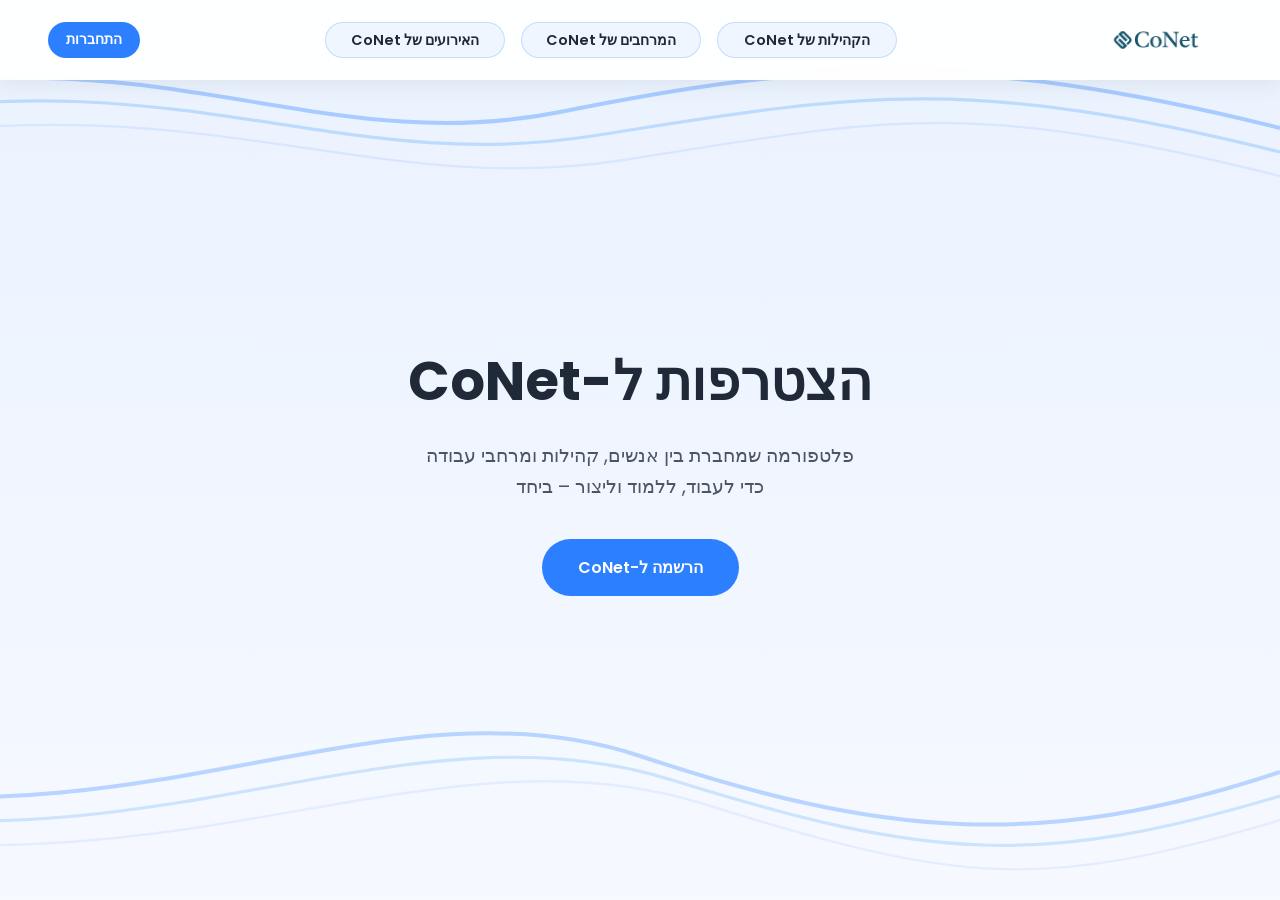
<file: index.html>
<!DOCTYPE html>
<html lang="he" dir="rtl">
<head>
  <meta charset="UTF-8" />
  <meta name="viewport" content="width=device-width, initial-scale=1.0" />
  <title>CoNet – חיבור בין אנשים, קהילות ומרחבים</title>

  <!-- Font -->
  <link href="https://fonts.googleapis.com/css2?family=Poppins:wght@400;600;700&display=swap" rel="stylesheet">

  <!-- Navbar design -->
  <link rel="stylesheet" href="auth.css">
  <link rel="stylesheet" href="auth_mobile.css?v=999">

  <!-- Landing ONLY -->
  <link rel="stylesheet" href="landing.css">
</head>

<body class="landing-body">

  <!-- TOP NAVBAR -->
  <header class="conet-navbar">
    <div class="conet-navbar-inner">

      <div class="conet-logo">
        <img src="conetnew_logo.jpg" alt="CoNet">
      </div>
    
      <nav class="conet-nav-links">
        <a href="communities.html">הקהילות של CoNet</a>
        <a href="search.html">המרחבים של CoNet</a>
        <a href="events.html">האירועים של CoNet</a>
      </nav>

      <div class="conet-user">
        <button onclick="window.location.href='login.html'">
          התחברות
        </button>
      </div>

    </div>
  </header>

  <!-- HERO -->
  <main class="landing-wrapper">
    <div class="hero-content">
      <h1>הצטרפות ל-CoNet</h1>
    
      <p>
        פלטפורמה שמחברת בין אנשים, קהילות ומרחבי עבודה<br>
        כדי לעבוד, ללמוד וליצור – ביחד
      </p>
    
      <button class="hero-cta" onclick="window.location.href='signup.html'">
        הרשמה ל-CoNet
      </button>
    </div>
  </main>

</body>
</html>
</file>
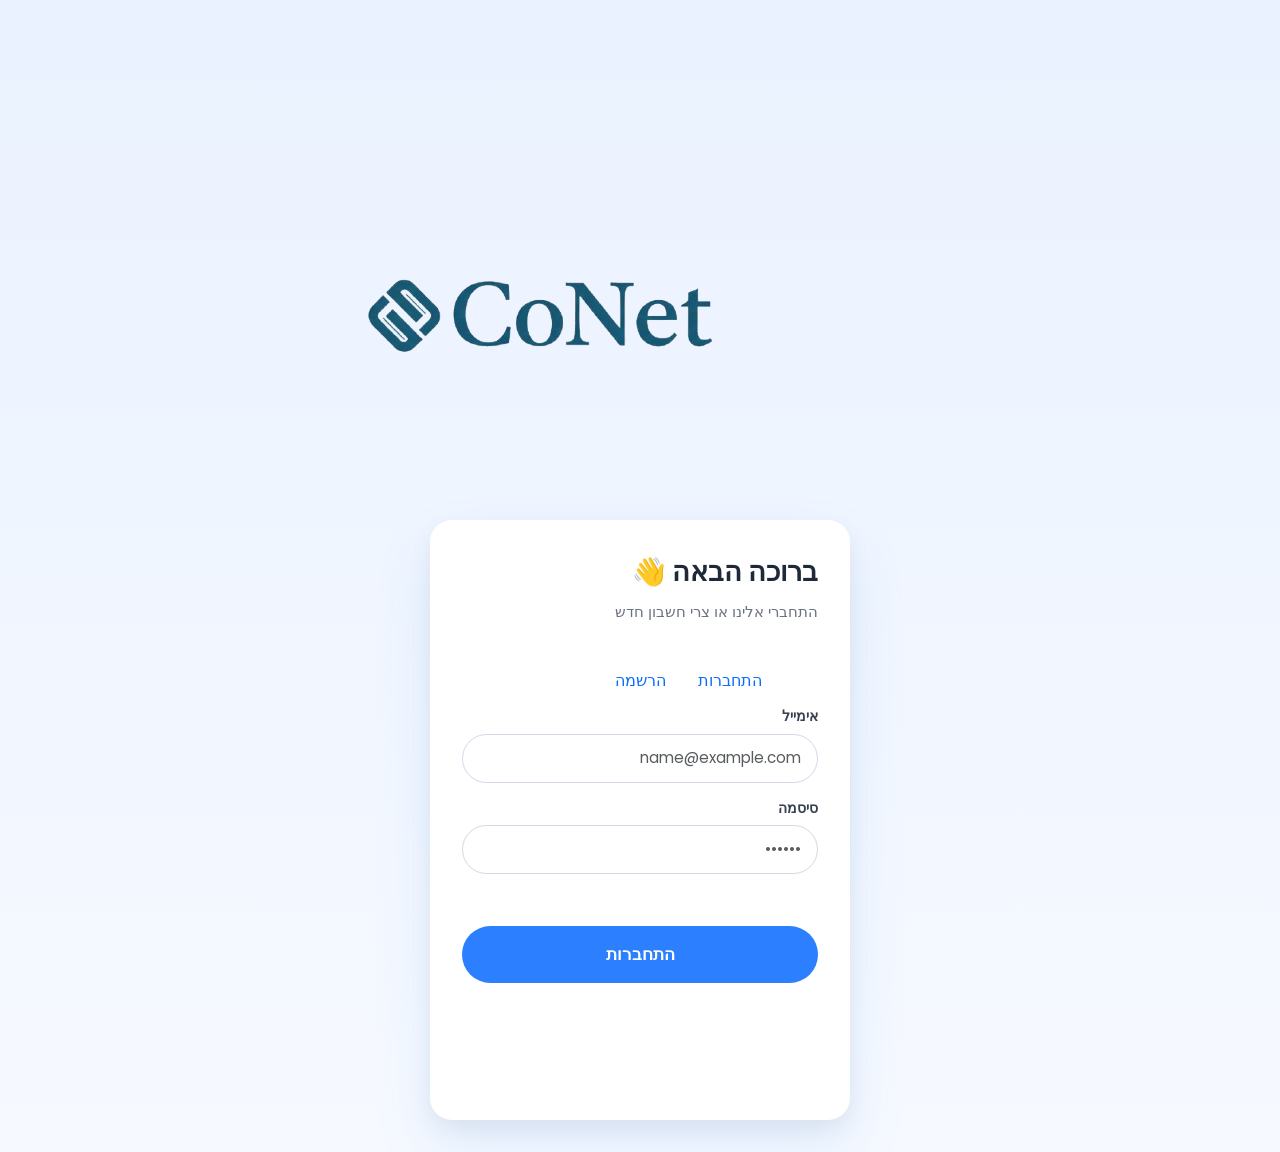
<file: auth.html>
<!DOCTYPE html>
<html lang="he" dir="rtl">
<head>
    <meta charset="UTF-8">
    <meta name="viewport" content="width=device-width, initial-scale=1.0">
    <title>CoNet – התחברות / הרשמה</title>

    <!-- Bootstrap -->
    <link href="https://cdn.jsdelivr.net/npm/bootstrap@5.3.3/dist/css/bootstrap.min.css" rel="stylesheet">

    <!-- Font -->
    <link rel="preconnect" href="https://fonts.googleapis.com">
    <link rel="preconnect" href="https://fonts.gstatic.com" crossorigin>
    <link href="https://fonts.googleapis.com/css2?family=Poppins:wght@400;500;600;700&display=swap" rel="stylesheet">

    <!-- Custom CSS -->
    <link rel="stylesheet" href="auth.css">
</head>

<body>

<div class="auth-wrapper">
    <div class="auth-container">

        <!-- Logo -->
        <div class="auth-logo">
            <a href="index.html">
                <img src="conetnew_logo.jpg" alt="CoNet">
            </a>
        </div>

        <!-- Card -->
        <div class="auth-card">

            <h2 class="auth-heading">ברוכה הבאה 👋</h2>
            <p class="auth-subtext">התחברי אלינו או צרי חשבון חדש</p>

            <!-- Tabs -->
            <ul class="nav auth-tabs">
                <li class="nav-item">
                    <button class="nav-link active"
                            data-bs-toggle="pill"
                            data-bs-target="#login"
                            type="button">
                        התחברות
                    </button>
                </li>
                <li class="nav-item">
                    <button class="nav-link"
                            data-bs-toggle="pill"
                            data-bs-target="#signup"
                            type="button">
                        הרשמה
                    </button>
                </li>
            </ul>

            <!-- Content -->
            <div class="tab-content">

                <!-- Login -->
                <div class="tab-pane fade show active" id="login">
                    <div class="form-inner">
                        <form id="loginForm">

                            <div class="mb-3">
                                <label for="loginEmail">אימייל</label>
                                <input type="email"
                                       class="form-control"
                                       id="loginEmail"
                                       placeholder="name@example.com"
                                       required>
                            </div>

                            <div class="mb-3">
                                <label for="loginPassword">סיסמה</label>
                                <input type="password"
                                       class="form-control"
                                       id="loginPassword"
                                       placeholder="••••••"
                                       required>
                            </div>

                            <button type="submit" class="auth-btn">
                                התחברות
                            </button>

                        </form>
                    </div>
                </div>

                <!-- Signup -->
                <div class="tab-pane fade" id="signup">
                    <div class="form-inner">
                        <form id="signupForm">

                            <div class="row">
                                <div class="col-6 mb-3">
                                    <label for="firstName">שם פרטי</label>
                                    <input type="text"
                                           class="form-control"
                                           id="firstName"
                                           required>
                                </div>
                                <div class="col-6 mb-3">
                                    <label for="lastName">שם משפחה</label>
                                    <input type="text"
                                           class="form-control"
                                           id="lastName"
                                           required>
                                </div>
                            </div>

                            <div class="mb-3">
                                <label for="signupEmail">אימייל</label>
                                <input type="email"
                                       class="form-control"
                                       id="signupEmail"
                                       required>
                            </div>

                            <div class="mb-3">
                                <label for="signupPassword">סיסמה</label>
                                <input type="password"
                                       class="form-control"
                                       id="signupPassword"
                                       required>
                            </div>

                            <button type="submit" class="auth-btn">
                                יצירת חשבון חדש
                            </button>

                        </form>
                    </div>
                </div>

            </div>

        </div>
    </div>
</div>

<!-- Bootstrap JS -->
<script src="https://cdn.jsdelivr.net/npm/bootstrap@5.3.3/dist/js/bootstrap.bundle.min.js"></script>
<script src="auth.js"></script>

</body>
</html>
</file>
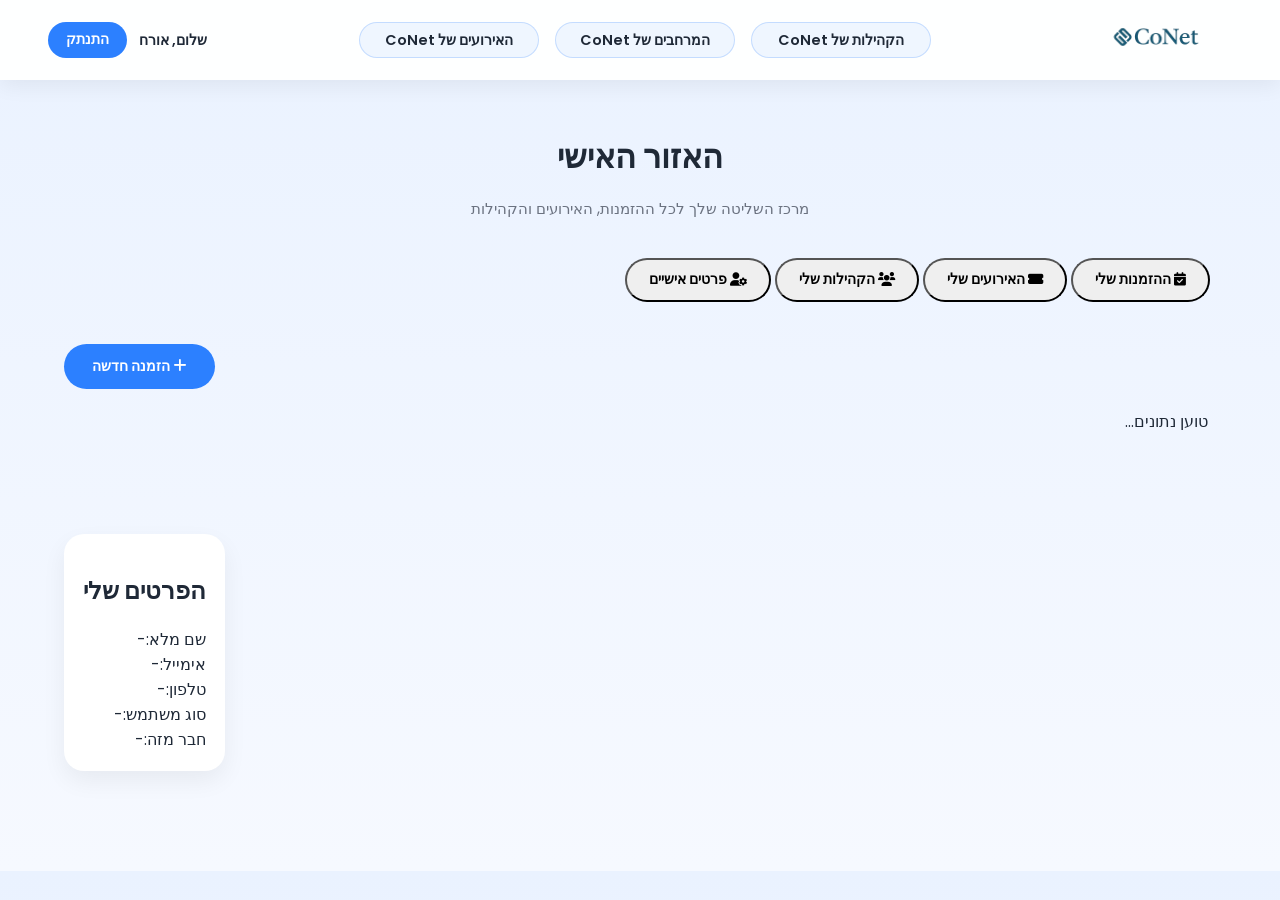
<file: Holistic_profile.html>
<!DOCTYPE html>
<html lang="he" dir="rtl">
<head>
    <meta charset="UTF-8">
    <meta name="viewport" content="width=device-width, initial-scale=1.0">
    <title>האזור האישי | CoNet</title>

    <!-- Font -->
    <link href="https://fonts.googleapis.com/css2?family=Poppins:wght@400;500;600;700&display=swap" rel="stylesheet">

    <!-- Icons -->
    <link rel="stylesheet" href="https://cdnjs.cloudflare.com/ajax/libs/font-awesome/6.0.0/css/all.min.css">

    <!-- Global Design -->
    <link rel="stylesheet" href="auth.css">

    <!-- Page specific -->
    <link rel="stylesheet" href="Holistic_profile.css">
</head>

<body>

<!-- =========================
     TOP NAVBAR (GLOBAL)
========================= -->
<header class="conet-navbar">
    <div class="conet-navbar-inner">

        <!-- LOGO -->
        <div class="conet-logo">
            <a href="index.html">
                <img src="conetnew_logo.jpg" alt="CoNet">
            </a>
        </div>

        <!-- NAV -->
        <nav class="conet-nav-links">
            <a href="communities.html">הקהילות של CoNet</a>
            <a href="search.html">המרחבים של CoNet</a>
            <a href="events.html">האירועים של CoNet</a>
        </nav>

        <!-- USER AREA -->
        <div class="conet-user">
            <span class="conet-greeting" id="nav-username">
                שלום, אורח
            </span>

            <button
                class="conet-logout-btn"
                onclick="logout()">
                התנתק
            </button>
        </div>

    </div>
</header>

<!-- =========================
     PAGE CONTENT
========================= -->
<div class="main-container">

    <!-- HEADER -->
    <header class="profile-header">
        <h1>האזור האישי</h1>
        <p>מרכז השליטה שלך לכל ההזמנות, האירועים והקהילות</p>
    </header>

    <!-- TABS -->
    <div class="tabs-container">
        <div class="tabs">

            <button onclick="switchTab('my-orders')" class="tab-btn active" id="btn-my-orders">
                <i class="fas fa-calendar-check"></i> ההזמנות שלי
            </button>

            <button onclick="switchTab('my-events')" class="tab-btn" id="btn-my-events">
                <i class="fas fa-ticket-alt"></i> האירועים שלי
            </button>

            <button onclick="switchTab('my-communities')" class="tab-btn" id="btn-my-communities">
                <i class="fas fa-users"></i> הקהילות שלי
            </button>

            <button onclick="switchTab('managed-communities')" class="tab-btn" id="btn-managed-communities" style="display:none;">
                <i class="fas fa-crown"></i> קהילות בניהולי
            </button>

            <button onclick="switchTab('managed-spaces')" class="tab-btn" id="btn-managed-spaces" style="display:none;">
                <i class="fas fa-building"></i> מרחבים בניהולי
            </button>

            <button onclick="switchTab('incoming-orders')" class="tab-btn" id="btn-incoming-orders" style="display:none;">
                <i class="fas fa-plane-arrival"></i> הזמנות למרחבים בניהולי
            </button>

            <button onclick="switchTab('personal-details')" class="tab-btn" id="btn-personal-details">
                <i class="fas fa-user-cog"></i> פרטים אישיים
            </button>

        </div>
    </div>

    <!-- =========================
         TAB CONTENTS
    ========================= -->

    <!-- MY ORDERS -->
    <div id="my-orders" class="tab-content active-content">

        <div style="text-align: right; margin-bottom: 20px;">
            <button
                onclick="window.location.href='search.html'"
                class="auth-btn"
                style="width:auto; padding:12px 28px;">
                <i class="fas fa-plus"></i> הזמנה חדשה
            </button>
        </div>

        <div id="orders-list" class="grid-container">
            <div class="loading">טוען נתונים...</div>
        </div>
    </div>

    <div id="my-events" class="tab-content">
        <div id="events-list" class="grid-container"></div>
    </div>

    <div id="my-communities" class="tab-content">
        <div id="communities-list" class="grid-container"></div>
    </div>

    <div id="managed-communities" class="tab-content">
        <div id="managed-communities-list" class="grid-container"></div>
    </div>

    <div id="managed-spaces" class="tab-content">
        <div id="managed-spaces-list" class="grid-container"></div>
    </div>

    <div id="incoming-orders" class="tab-content">
        <div id="flight-board-list" class="flight-board-container"></div>
    </div>

    <!-- PERSONAL DETAILS -->
    <div id="personal-details" class="tab-content">
        <div class="details-card-wrapper">
            <div class="card details-card">
                <h2>הפרטים שלי</h2>

                <div class="detail-row"><span class="label">שם מלא:</span><span id="detail-name">-</span></div>
                <div class="detail-row"><span class="label">אימייל:</span><span id="detail-email">-</span></div>
                <div class="detail-row"><span class="label">טלפון:</span><span id="detail-phone">-</span></div>
                <div class="detail-row"><span class="label">סוג משתמש:</span><span id="detail-type">-</span></div>
                <div class="detail-row"><span class="label">חבר מזה:</span><span id="detail-date">-</span></div>
            </div>
        </div>
    </div>

</div>

<!-- =========================
     MODALS (UNCHANGED)
========================= -->
<!-- כל המודאלים שלך נשארים כמו שהם -->


</body>
</html>
</file>
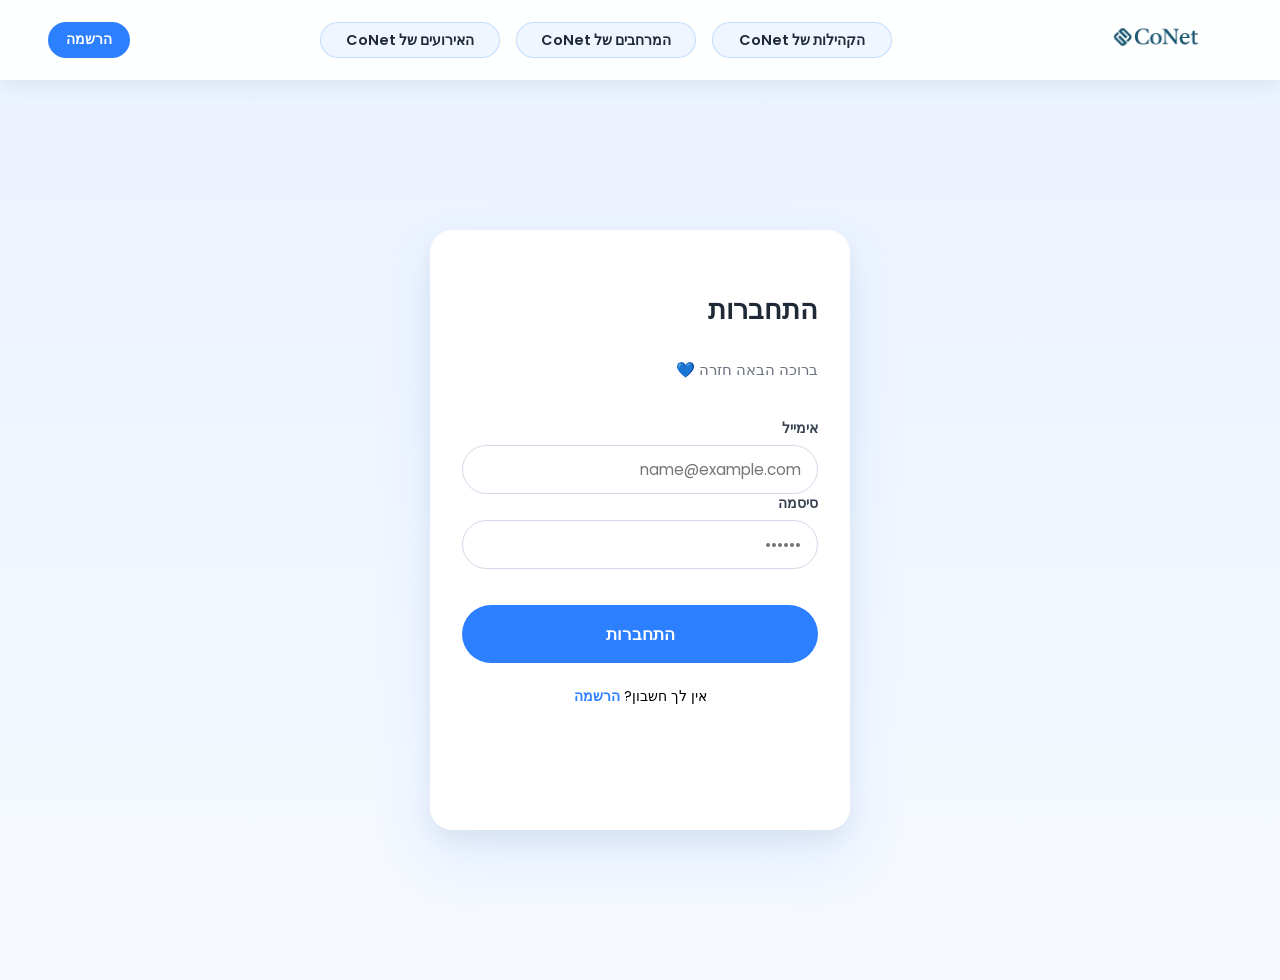
<file: Holistic_profilr.html>
<!DOCTYPE html>
<html lang="he" dir="rtl">
<head>
    <meta charset="UTF-8">
    <meta name="viewport" content="width=device-width, initial-scale=1.0">
    <title>האזור האישי | CoNet</title>

    <!-- Font -->
    <link href="https://fonts.googleapis.com/css2?family=Poppins:wght@400;500;600;700&display=swap" rel="stylesheet">

    <!-- Icons -->
    <link rel="stylesheet" href="https://cdnjs.cloudflare.com/ajax/libs/font-awesome/6.0.0/css/all.min.css">

    <!-- Global Design -->
    <link rel="stylesheet" href="auth.css">

    <!-- Page specific -->
    <link rel="stylesheet" href="Holistic_profile.css">
</head>

<body>

<!-- =========================
     TOP NAVBAR (GLOBAL)
========================= -->
<header class="conet-navbar">
    <div class="conet-navbar-inner">

        <!-- LOGO -->
        <div class="conet-logo">
            <img src="conetnew_logo.jpg" alt="CoNet">
        </div>

        <!-- NAV -->
        <nav class="conet-nav-links">
            <a href="profile.html" class="active">האזור האישי</a>
            <a href="communities.html">הקהילות של CoNet</a>
            <a href="search.html">המרחבים של CoNet</a>
            <a href="events.html">האירועים של CoNet</a>
        </nav>

        <!-- USER AREA -->
        <div class="conet-user">
            <span class="conet-greeting" id="nav-username">
                שלום, אורח
            </span>

            <button
                class="conet-logout-btn"
                onclick="logout()">
                התנתק
            </button>
        </div>

    </div>
</header>

<!-- =========================
     PAGE CONTENT
========================= -->
<div class="main-container">

    <!-- HEADER -->
    <header class="profile-header">
        <h1>האזור האישי</h1>
        <p>מרכז השליטה שלך לכל ההזמנות, האירועים והקהילות</p>
    </header>

    <!-- TABS -->
    <div class="tabs-container">
        <div class="tabs">

            <button onclick="switchTab('my-orders')" class="tab-btn active" id="btn-my-orders">
                <i class="fas fa-calendar-check"></i> ההזמנות שלי
            </button>

            <button onclick="switchTab('my-events')" class="tab-btn" id="btn-my-events">
                <i class="fas fa-ticket-alt"></i> האירועים שלי
            </button>

            <button onclick="switchTab('my-communities')" class="tab-btn" id="btn-my-communities">
                <i class="fas fa-users"></i> הקהילות שלי
            </button>

            <button onclick="switchTab('managed-communities')" class="tab-btn" id="btn-managed-communities" style="display:none;">
                <i class="fas fa-crown"></i> קהילות בניהולי
            </button>

            <button onclick="switchTab('managed-spaces')" class="tab-btn" id="btn-managed-spaces" style="display:none;">
                <i class="fas fa-building"></i> מרחבים בניהולי
            </button>

            <button onclick="switchTab('incoming-orders')" class="tab-btn" id="btn-incoming-orders" style="display:none;">
                <i class="fas fa-plane-arrival"></i> הזמנות למרחבים בניהולי
            </button>

            <button onclick="switchTab('personal-details')" class="tab-btn" id="btn-personal-details">
                <i class="fas fa-user-cog"></i> פרטים אישיים
            </button>

        </div>
    </div>

    <!-- =========================
         TAB CONTENTS
    ========================= -->

    <!-- MY ORDERS -->
    <div id="my-orders" class="tab-content active-content">

        <div style="text-align: right; margin-bottom: 20px;">
            <button
                onclick="window.location.href='search.html'"
                class="auth-btn"
                style="width:auto; padding:12px 28px;">
                <i class="fas fa-plus"></i> הזמנה חדשה
            </button>
        </div>

        <div id="orders-list" class="grid-container">
            <div class="loading">טוען נתונים...</div>
        </div>
    </div>

    <div id="my-events" class="tab-content">
        <div id="events-list" class="grid-container"></div>
    </div>

    <div id="my-communities" class="tab-content">
        <div id="communities-list" class="grid-container"></div>
    </div>

    <div id="managed-communities" class="tab-content">
        <div id="managed-communities-list" class="grid-container"></div>
    </div>

    <div id="managed-spaces" class="tab-content">
        <div id="managed-spaces-list" class="grid-container"></div>
    </div>

    <div id="incoming-orders" class="tab-content">
        <div id="flight-board-list" class="flight-board-container"></div>
    </div>

    <!-- PERSONAL DETAILS -->
    <div id="personal-details" class="tab-content">
        <div class="details-card-wrapper">
            <div class="card details-card">
                <h2>הפרטים שלי</h2>

                <div class="detail-row"><span class="label">שם מלא:</span><span id="detail-name">-</span></div>
                <div class="detail-row"><span class="label">אימייל:</span><span id="detail-email">-</span></div>
                <div class="detail-row"><span class="label">טלפון:</span><span id="detail-phone">-</span></div>
                <div class="detail-row"><span class="label">סוג משתמש:</span><span id="detail-type">-</span></div>
                <div class="detail-row"><span class="label">חבר מזה:</span><span id="detail-date">-</span></div>
            </div>
        </div>
    </div>

</div>

<!-- =========================
     MODALS (UNCHANGED)
========================= -->
<!-- כל המודאלים שלך נשארים כמו שהם -->

<script src="Holistic_profile.js"></script>

</body>
</html>
</file>
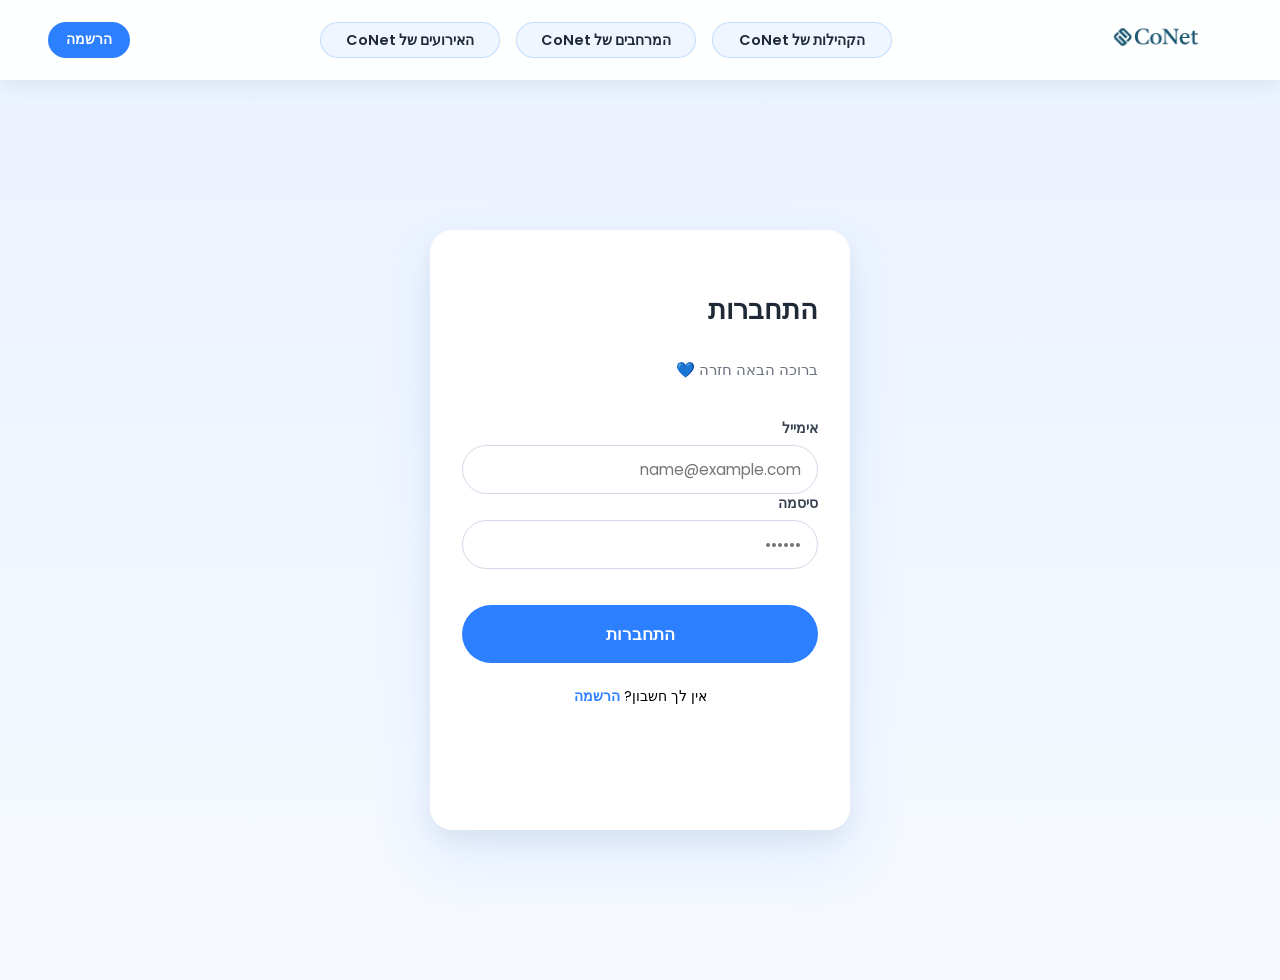
<file: login.html>
<!DOCTYPE html>
<html lang="he" dir="rtl">
<head>
  <meta charset="UTF-8">
  <meta name="viewport" content="width=device-width, initial-scale=1.0">
  <title>CoNet – התחברות</title>

  <!-- Font -->
  <link href="https://fonts.googleapis.com/css2?family=Poppins:wght@400;500;600;700&display=swap" rel="stylesheet">

  <!-- Global Design (banner + auth layout) -->
  <link rel="stylesheet" href="auth.css?v=999">
  <link rel="stylesheet" href="auth_mobile.css?v=999">

</head>

<body>

<!-- =========================
     TOP NAVBAR – LOGIN PAGE
     (NO AUTH STATE HERE)
========================= -->
<header class="conet-navbar">
  <div class="conet-navbar-inner">

    <!-- LOGO -->
    <div class="conet-logo">
      <a href="index.html">
        <img src="conetnew_logo.jpg" alt="CoNet">
      </a>
    </div>

    <!-- NAV -->
    <nav class="conet-nav-links">
      <a href="communities.html">הקהילות של CoNet</a>
      <a href="search.html">המרחבים של CoNet</a>
      <a href="events.html">האירועים של CoNet</a>
    </nav>

    <!-- ONLY SIGNUP CTA -->
    <div class="conet-user">
      <button
        class="conet-logout-btn"
        onclick="window.location.href='signup.html'">
        הרשמה
      </button>
    </div>

  </div>
</header>

<!-- =========================
     PAGE CONTENT
========================= -->
<div class="auth-wrapper">
  <div class="auth-container">

    <div class="auth-card">

      <h2 class="auth-heading">התחברות</h2>
      <p class="auth-subtext">ברוכה הבאה חזרה 💙</p>

      <form id="loginForm">

        <div class="mb-3">
          <label for="loginEmail">אימייל</label>
          <input
            type="email"
            class="form-control"
            id="loginEmail"
            placeholder="name@example.com"
            required
          >
        </div>

        <div class="mb-3">
          <label for="loginPassword">סיסמה</label>
          <input
            type="password"
            class="form-control"
            id="loginPassword"
            placeholder="••••••"
            required
          >
        </div>

        <button type="submit" class="auth-btn">
          התחברות
        </button>

      </form>

      <p class="auth-switch">
        אין לך חשבון?
        <a href="signup.html">הרשמה</a>
      </p>

    </div>

  </div>
</div>

<!-- LOGIN LOGIC ONLY -->
<script src="auth.js"></script>

</body>
</html>
</file>
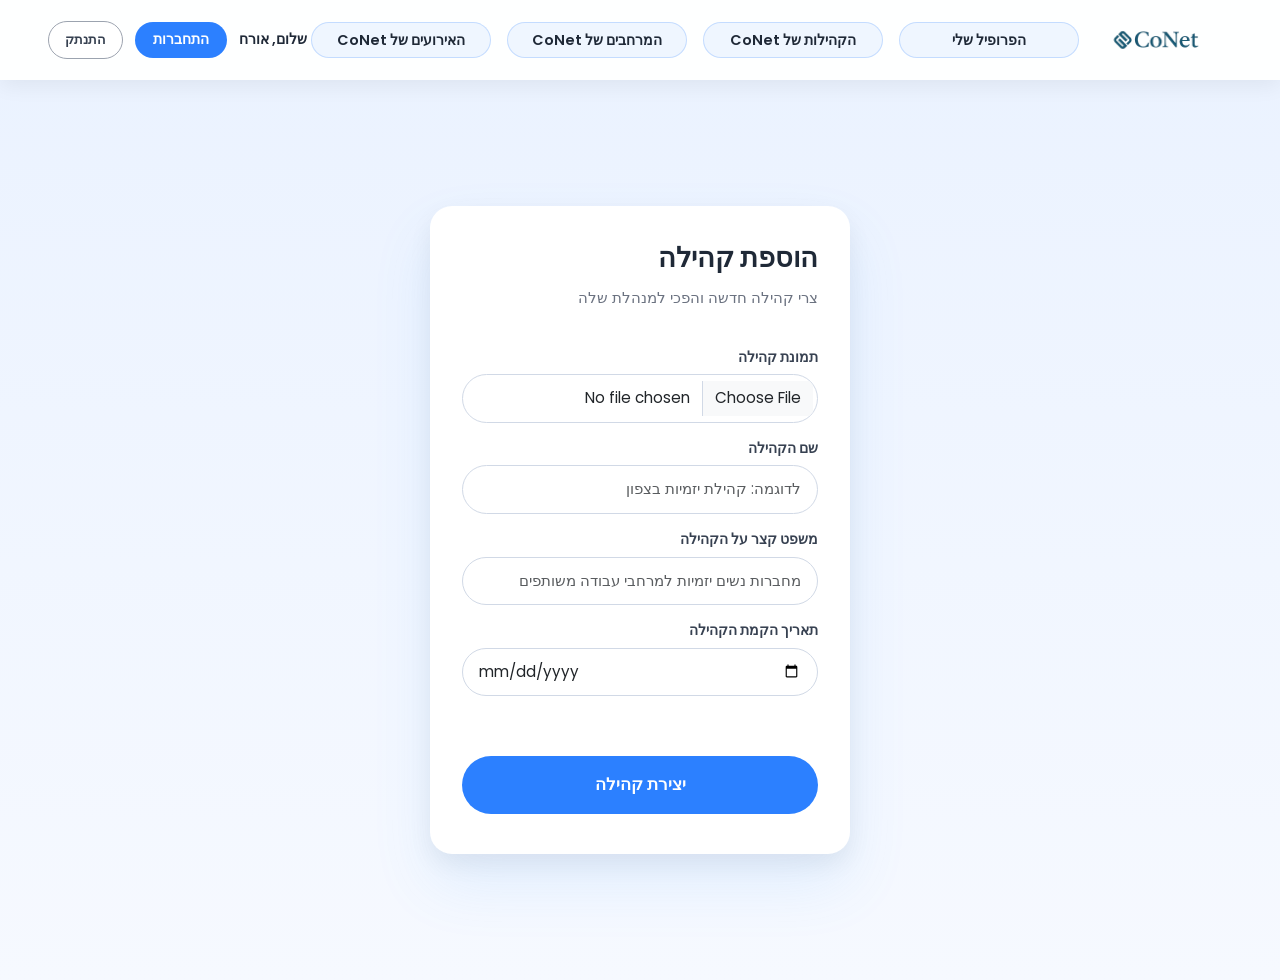
<file: new_community.html>
<!DOCTYPE html>
<html lang="he" dir="rtl">
<head>
  <meta charset="UTF-8" />
  <title>הוספת קהילה | CoNet</title>
  <meta name="viewport" content="width=device-width, initial-scale=1.0" />

  <!-- Bootstrap (forms בלבד) -->
  <link
    href="https://cdn.jsdelivr.net/npm/bootstrap@5.3.3/dist/css/bootstrap.min.css"
    rel="stylesheet"
  />

  <!-- Font -->
  <link
    href="https://fonts.googleapis.com/css2?family=Poppins:wght@400;500;600;700&display=swap"
    rel="stylesheet"
  />

  <!-- CSS גלובלי -->
  <link rel="stylesheet" href="auth.css" />
</head>

<body>

<!-- =========================
     TOP NAVBAR
========================= -->
<header class="conet-navbar">
  <div class="conet-navbar-inner">

    <!-- לוגו -->
    <div class="conet-logo">
          <a href="index.html">
              <img src="conetnew_logo.jpg" alt="CoNet">
          </a>
    </div>

    <!-- תפריט -->
    <nav class="conet-nav-links">
      <a href="Holistic_profile.html">הפרופיל שלי</a>
      <a href="communities.html">הקהילות של CoNet</a>
      <a href="search.html">המרחבים של CoNet</a>
      <a href="events.html">האירועים של CoNet</a>
    </nav>

    <!-- משתמש -->
    <div class="conet-user">
      <span class="conet-greeting">שלום, אורח</span>

      <button onclick="window.location.href='login.html'">
        התחברות
      </button>

      <button class="conet-logout-btn" onclick="logoutUser()">
        התנתק
      </button>
    </div>

  </div>
</header>

<!-- =========================
     PAGE CONTENT
========================= -->
<div class="auth-wrapper">
  <div class="auth-container">

    <div class="auth-card">

      <h3 class="auth-heading">הוספת קהילה</h3>
      <p class="auth-subtext">צרי קהילה חדשה והפכי למנהלת שלה</p>

      <!-- enctype חובה בשביל העלאת קובץ -->
      <form enctype="multipart/form-data">

        <!-- תמונת קהילה -->
        <div class="mb-3">
          <label>תמונת קהילה</label>
          <input
            type="file"
            class="form-control"
            accept="image/*"
          />
        </div>

        <!-- שם הקהילה -->
        <div class="mb-3">
          <label>שם הקהילה</label>
          <input
            type="text"
            class="form-control"
            placeholder="לדוגמה: קהילת יזמיות בצפון"
            required
          />
        </div>

        <!-- משפט קצר -->
        <div class="mb-3">
          <label>משפט קצר על הקהילה</label>
          <input
            type="text"
            class="form-control"
            placeholder="מחברות נשים יזמיות למרחבי עבודה משותפים"
            maxlength="120"
            required
          />
        </div>

        <!-- תאריך הקמה -->
        <div class="mb-4">
          <label>תאריך הקמת הקהילה</label>
          <input
            type="date"
            class="form-control"
            required
          />
        </div>

        <!-- כפתור -->
        <button type="submit" class="auth-btn">
          יצירת קהילה
        </button>

      </form>

    </div>

  </div>
</div>

<script>
  function logoutUser() {
    // בהמשך: ניקוי session / token
    window.location.href = 'login.html';
  }
</script>

</body>
</html>
</file>
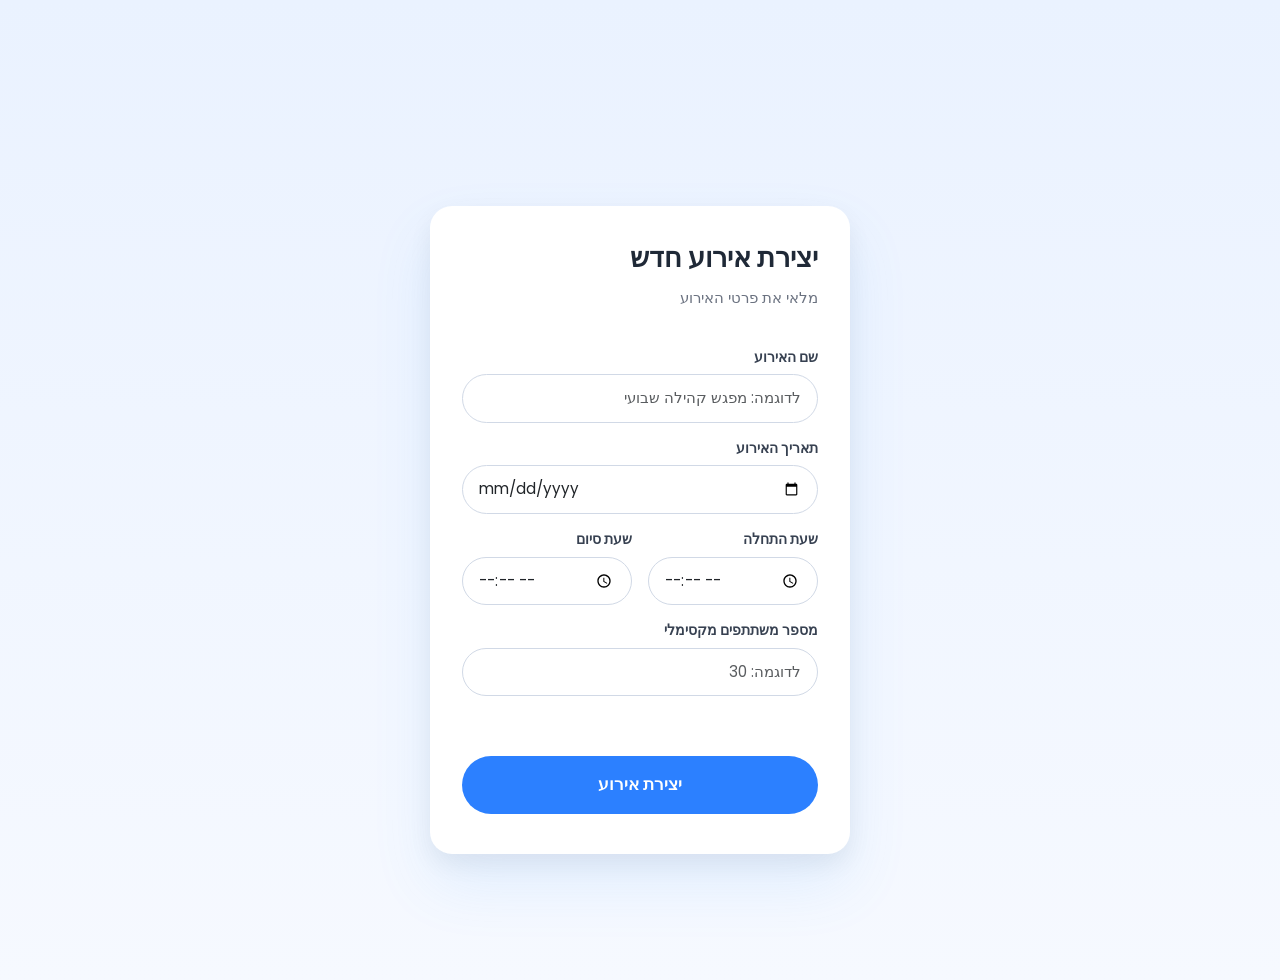
<file: new_event.html>
<!DOCTYPE html>
<html lang="he" dir="rtl">
<head>
    <meta charset="UTF-8">
    <title>יצירת אירוע | CoNet</title>
    <meta name="viewport" content="width=device-width, initial-scale=1.0">

    <!-- Bootstrap (רק לטפסים) -->
    <link
        href="https://cdn.jsdelivr.net/npm/bootstrap@5.3.3/dist/css/bootstrap.min.css"
        rel="stylesheet"
    >

    <!-- Font -->
    <link
        href="https://fonts.googleapis.com/css2?family=Poppins:wght@400;500;600;700&display=swap"
        rel="stylesheet"
    >

    <!-- CSS קיים -->
    <link rel="stylesheet" href="auth.css">
</head>

<body>

<div class="auth-wrapper">
  <div class="auth-container">

    <div class="auth-card">

        <h3 class="auth-heading">יצירת אירוע חדש</h3>
        <p class="auth-subtext">מלאי את פרטי האירוע</p>

        <form>

            <!-- שם האירוע -->
            <div class="mb-3">
                <label>שם האירוע</label>
                <input
                    type="text"
                    class="form-control"
                    placeholder="לדוגמה: מפגש קהילה שבועי"
                    required
                >
            </div>

            <!-- תאריך -->
            <div class="mb-3">
                <label>תאריך האירוע</label>
                <input
                    type="date"
                    class="form-control"
                    required
                >
            </div>

            <!-- שעות -->
            <div class="d-flex gap-3 mb-3">
                <div class="flex-fill">
                    <label>שעת התחלה</label>
                    <input
                        type="time"
                        class="form-control"
                        required
                    >
                </div>

                <div class="flex-fill">
                    <label>שעת סיום</label>
                    <input
                        type="time"
                        class="form-control"
                        required
                    >
                </div>
            </div>

            <!-- כמות משתתפים -->
            <div class="mb-4">
                <label>מספר משתתפים מקסימלי</label>
                <input
                    type="number"
                    class="form-control"
                    min="1"
                    placeholder="לדוגמה: 30"
                    required
                >
            </div>

            <!-- כפתור -->
            <button type="submit" class="auth-btn">
                יצירת אירוע
            </button>

        </form>

    </div>

  </div>
</div>

</body>
</html>
</file>
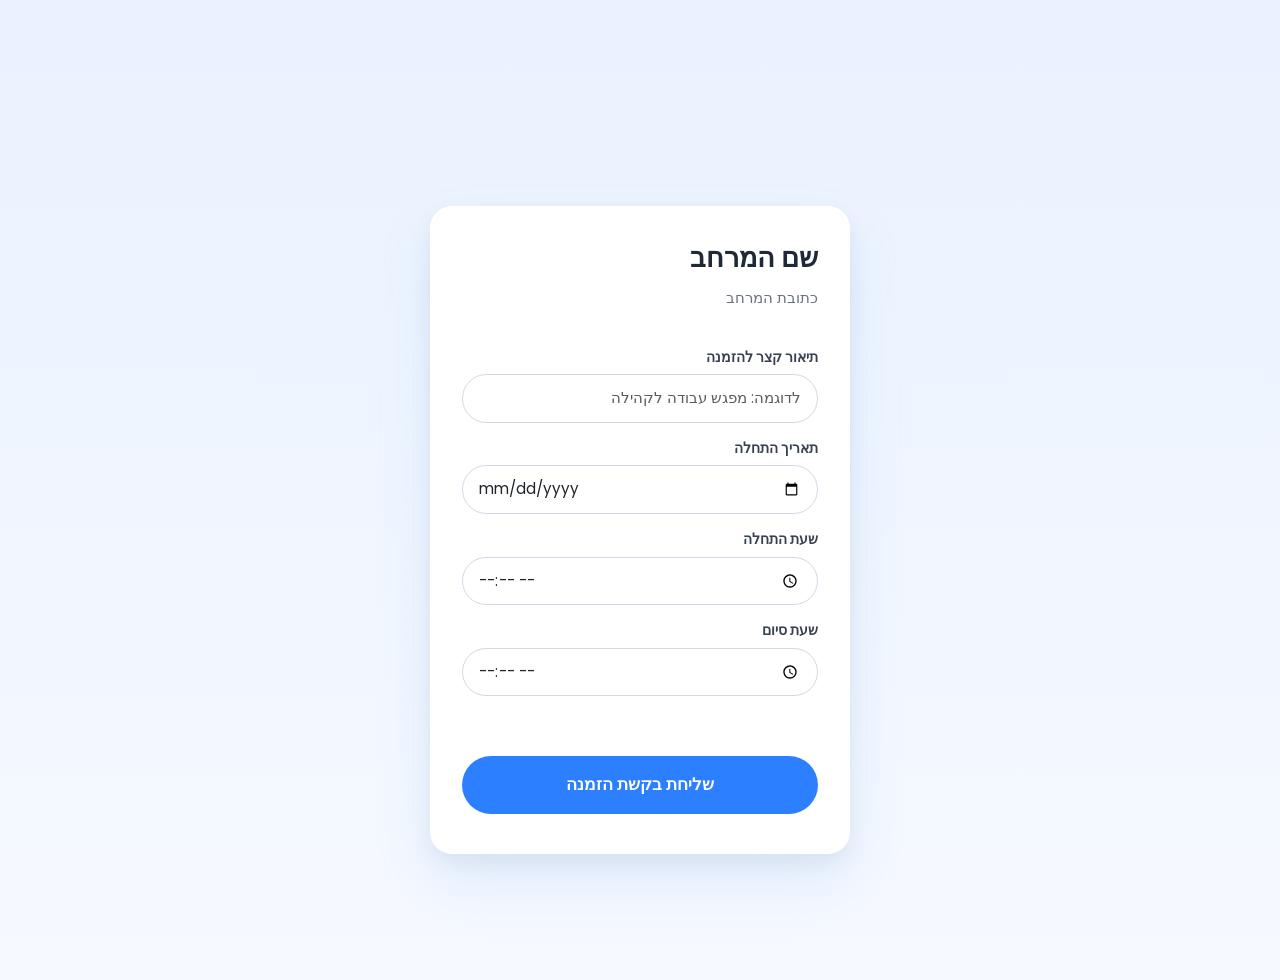
<file: new_order.html>
<!DOCTYPE html>
<html lang="he" dir="rtl">
<head>
    <meta charset="UTF-8">
    <title>הזמנת מרחב | CoNet</title>
    <meta name="viewport" content="width=device-width, initial-scale=1.0">

    <!-- Bootstrap (forms בלבד) -->
    <link
        href="https://cdn.jsdelivr.net/npm/bootstrap@5.3.3/dist/css/bootstrap.min.css"
        rel="stylesheet"
    >

    <!-- Font -->
    <link
        href="https://fonts.googleapis.com/css2?family=Poppins:wght@400;500;600;700&display=swap"
        rel="stylesheet"
    >

    <!-- CSS משותף -->
    <link rel="stylesheet" href="auth.css">
</head>

<body>

<div class="auth-wrapper">
  <div class="auth-container">

    <div class="auth-card">

        <!-- שם המרחב (דינמי) -->
        <h3 class="auth-heading" id="spaceName">שם המרחב</h3>

        <!-- כתובת (דינמית) -->
        <p class="auth-subtext" id="spaceAddress">כתובת המרחב</p>

        <form id="orderForm">

            <!-- תיאור קצר -->
            <div class="mb-3">
                <label>תיאור קצר להזמנה</label>
                <input
                    type="text"
                    class="form-control"
                    id="description"
                    placeholder="לדוגמה: מפגש עבודה לקהילה"
                >
            </div>

            <!-- תאריך התחלה -->
            <div class="mb-3">
                <label>תאריך התחלה</label>
                <input
                    type="date"
                    class="form-control"
                    id="startDate"
                    required
                >
            </div>

            <!-- שעת התחלה -->
            <div class="mb-3">
                <label>שעת התחלה</label>
                <input
                    type="time"
                    class="form-control"
                    id="startTime"
                    required
                >
            </div>

            <!-- שעת סיום -->
            <div class="mb-4">
                <label>שעת סיום</label>
                <input
                    type="time"
                    class="form-control"
                    id="endTime"
                    required
                >
            </div>

            <!-- כפתור -->
            <button type="submit" class="auth-btn">
                שליחת בקשת הזמנה
            </button>

        </form>

    </div>

  </div>
</div>

<script>
    // שליפת נתונים מה-URL
    const params = new URLSearchParams(window.location.search);

    const spaceName = params.get('space_name');
    const address   = params.get('address');

    if (spaceName) {
        document.getElementById('spaceName').textContent = spaceName;
    }

    if (address) {
        document.getElementById('spaceAddress').textContent = address;
    }
</script>

<script src="new_order.js"></script>

</body>
</html>
</file>
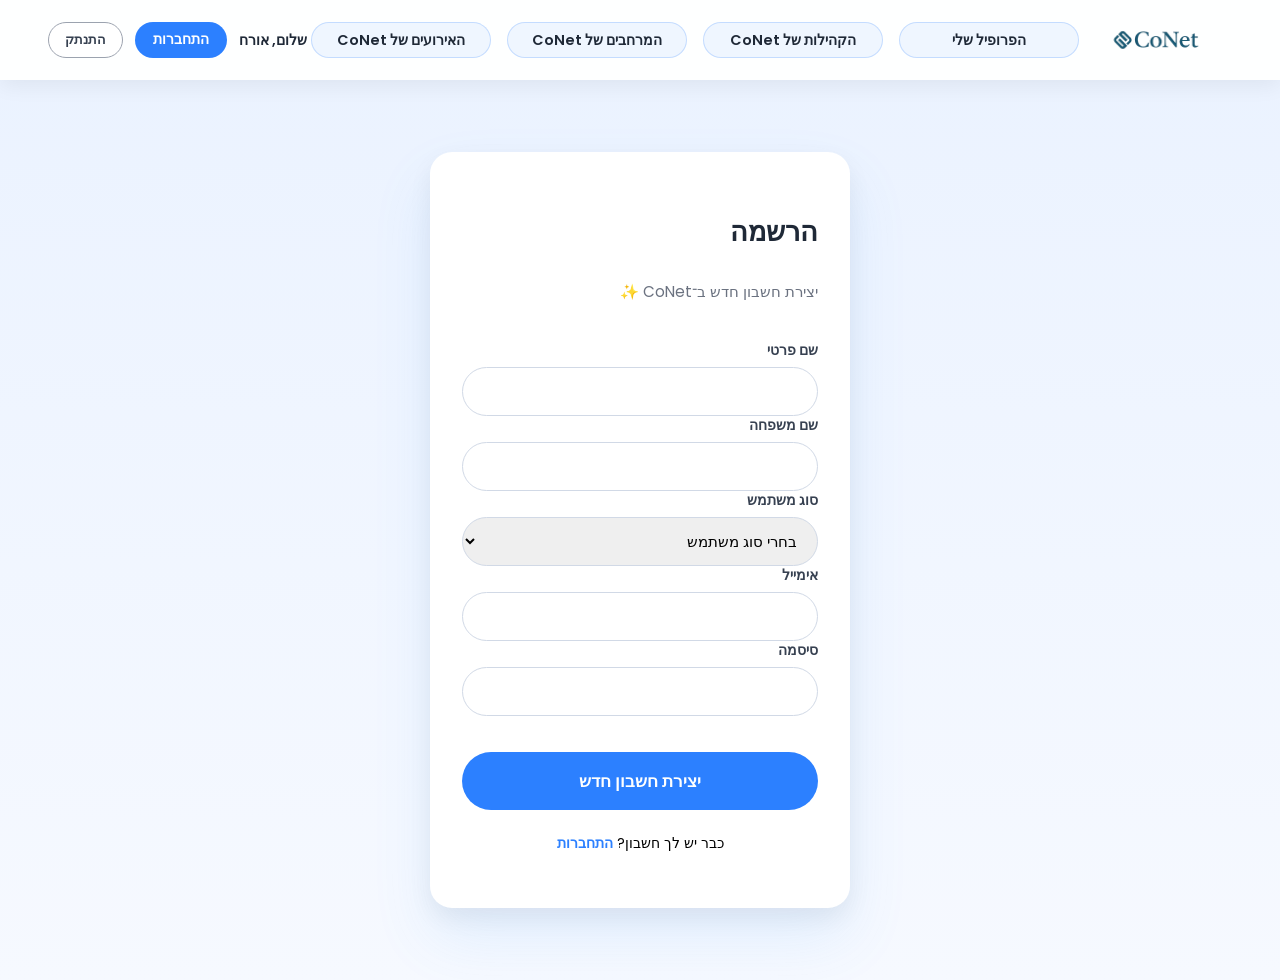
<file: signup.html>
<!DOCTYPE html>
<html lang="he" dir="rtl">
<head>
  <meta charset="UTF-8">
  <meta name="viewport" content="width=device-width, initial-scale=1.0">
  <title>CoNet – הרשמה</title>

  <!-- Font -->
  <link href="https://fonts.googleapis.com/css2?family=Poppins:wght@400;500;600;700&display=swap" rel="stylesheet">

  <!-- Custom CSS -->
  <link rel="stylesheet" href="auth.css">
  <link rel="stylesheet" href="auth_mobile.css?v=999">
</head>

<body>

<!-- =========================
     TOP NAVBAR (GLOBAL)
========================= -->
<header class="conet-navbar">
  <div class="conet-navbar-inner">

    <!-- LOGO -->
    <div class="conet-logo">
      <img src="conetnew_logo.jpg" alt="CoNet">
    </div>

    <!-- NAV -->
    <nav class="conet-nav-links">
      <a href="profile.html">הפרופיל שלי</a>
      <a href="communities.html">הקהילות של CoNet</a>
      <a href="search.html">המרחבים של CoNet</a>
      <a href="events.html">האירועים של CoNet</a>
    </nav>

    <!-- USER AREA -->
    <div class="conet-user">
      <span class="conet-greeting" id="userGreeting">שלום, אורח</span>

      <button
        id="loginBtn"
        class="conet-logout-btn"
        onclick="window.location.href='login.html'">
        התחברות
      </button>

      <button
        id="logoutBtn"
        class="conet-logout-btn"
        onclick="logoutUser()">
        התנתק
      </button>
    </div>

  </div>
</header>

<!-- =========================
     PAGE CONTENT
========================= -->
<div class="auth-wrapper">
  <div class="auth-container">

    <div class="auth-card">

      <h2 class="auth-heading">הרשמה</h2>
      <p class="auth-subtext">יצירת חשבון חדש ב־CoNet ✨</p>

      <form id="signupForm">

        <div class="row">
          <div class="col-6 mb-3">
            <label for="firstName">שם פרטי</label>
            <input
              type="text"
              class="form-control"
              id="firstName"
              required
            >
          </div>

          <div class="col-6 mb-3">
            <label for="lastName">שם משפחה</label>
            <input
              type="text"
              class="form-control"
              id="lastName"
              required
            >
          </div>
        </div>

        <div class="mb-3">
          <label for="userType">סוג משתמש</label>
          <select
            class="form-control"
            id="userType"
            required
          >
            <option value="" disabled selected>בחרי סוג משתמש</option>
            <option value="community_manager">מנהלת קהילה</option>
            <option value="space_manager">מנהלת מרחב</option>
            <option value="regular">משתמשת פרטית</option>
          </select>
        </div>

        <div class="mb-3">
          <label for="signupEmail">אימייל</label>
          <input
            type="email"
            class="form-control"
            id="signupEmail"
            required
          >
        </div>

        <div class="mb-3">
          <label for="signupPassword">סיסמה</label>
          <input
            type="password"
            class="form-control"
            id="signupPassword"
            required
          >
        </div>

        <button type="submit" class="auth-btn">
          יצירת חשבון חדש
        </button>

      </form>

      <p class="auth-switch">
        כבר יש לך חשבון?
        <a href="login.html">התחברות</a>
      </p>

    </div>
  </div>
</div>

<!-- AUTH LOGIC -->
<script src="auth.js"></script>
</body>
</html>
</file>
<file: auth.css>
/* =========================
   RESET & SYSTEM COLORS
========================= */
* {
    box-sizing: border-box;
    font-family: 'Poppins', sans-serif;
}

:root {
    --primary-blue: #2C80FF;
    --text-dark: #1f2937;
    --text-muted: #6b7280;
    --border-soft: #d1d9e6;
    --bg-white: #ffffff;
}

body {
    margin: 0;
    background: linear-gradient(180deg, #eaf2ff 0%, #f6f9ff 100%);
    padding-top: 80px; /* גובה באנר בדסקטופ */
}

/* =========================
   PAGE WRAPPER
========================= */
.auth-wrapper {
    min-height: 100vh;
    display: flex;
    justify-content: center;
    align-items: center;
    padding: 32px 16px;
}

.auth-container {
    width: 100%;
    max-width: 420px;
}

/* =========================
   AUTH CARD
========================= */
.auth-card {
    background: var(--bg-white);
    border-radius: 22px;
    padding: 36px 32px 40px;
    box-shadow:
        0 10px 25px rgba(0,0,0,0.06),
        0 30px 60px rgba(79,163,247,0.12);
    display: flex;
    flex-direction: column;
    min-height: 600px;
    gap: 6px;
}

.auth-heading {
    font-size: 1.7rem;
    font-weight: 700;
    margin-bottom: 6px;
    color: var(--text-dark);
}

.auth-subtext {
    font-size: 0.95rem;
    color: var(--text-muted);
    margin-bottom: 32px;
}

/* =========================
   FORM
========================= */
label {
    display: block;
    text-align: right;
    font-size: 0.85rem;
    font-weight: 600;
    color: #374151;
    margin-bottom: 6px;
}

.form-control {
    width: 100%;
    border-radius: 999px;
    padding: 12px 16px;
    border: 1px solid var(--border-soft);
    font-size: 0.95rem;
}

.form-control:focus {
    border-color: var(--primary-blue);
    box-shadow: 0 0 0 4px rgba(44,128,255,0.15);
    outline: none;
}

/* =========================
   BUTTONS – GLOBAL
========================= */
button,
.auth-btn,
.conet-user button {
    font-weight: 600;
    cursor: pointer;
    transition: box-shadow 0.15s ease, transform 0.1s ease;
}

button:hover,
button:focus-visible {
    box-shadow: 0 0 0 3px rgba(44,128,255,0.3);
    outline: none;
}

button:active {
    transform: scale(0.97);
}

/* =========================
   FORM CTA
========================= */
.auth-btn {
    width: 100%;
    margin-top: 36px;
    padding: 16px 0;
    border-radius: 999px;
    border: none;
    background: var(--primary-blue);
    color: #ffffff;
    font-size: 1.05rem;
}

/* =========================
   SWITCH LINK
========================= */
.auth-switch {
    margin-top: 18px;
    font-size: 0.85rem;
    text-align: center;
}

.auth-switch a {
    color: var(--primary-blue);
    font-weight: 600;
    text-decoration: none;
}

/* =================================================
   TOP NAVBAR – DESKTOP ONLY (LOCKED)
================================================= */
.conet-navbar {
    position: fixed;
    top: 0;
    right: 0;
    left: 0;
    height: 80px;
    z-index: 1000;

    background: rgba(255,255,255,0.95);
    backdrop-filter: blur(8px);
    box-shadow: 0 6px 20px rgba(0,0,0,0.06);
}

.conet-navbar-inner {
    max-width: 1440px;
    margin: 0 auto;
    height: 100%;
    padding: 0 48px;

    display: grid;
    grid-template-columns: auto 1fr auto;
    align-items: center;
}

/* =========================
   SHARED VERTICAL ALIGN
========================= */
.conet-logo,
.conet-nav-links,
.conet-user {
    height: 48px;
    display: flex;
    align-items: center;
}

/* LOGO – RIGHT */
.conet-logo {
    justify-self: end;
}

.conet-logo img {
    height: 100px;
    width: auto;
}

/* =========================
   NAV – CENTER
========================= */
.conet-nav-links {
    justify-self: center;
    gap: 16px;
}

.conet-nav-links a {
    width: 180px;
    height: 36px;

    display: flex;
    align-items: center;
    justify-content: center;

    white-space: nowrap;
    line-height: 1;

    font-size: 0.9rem;
    font-weight: 600;
    color: var(--text-dark);
    text-decoration: none;

    border-radius: 999px;
    background: rgba(44,128,255,0.07);
    border: 1.4px solid rgba(44,128,255,0.22);

    transition: background 0.15s ease,
                border-color 0.15s ease,
                color 0.15s ease;
}

.conet-nav-links a:hover {
    background: rgba(44,128,255,0.12);
    border-color: rgba(44,128,255,0.4);
    color: var(--primary-blue);
}

.conet-nav-links a.active {
    background: rgba(44,128,255,0.2);
    border-color: var(--primary-blue);
    color: var(--primary-blue);
}

/* =========================
   USER AREA – LEFT
========================= */
.conet-user {
    justify-self: start;
    gap: 12px;
}

.conet-greeting {
    font-size: 0.9rem;
    font-weight: 600;
    color: var(--text-dark);
}

.conet-user button:first-of-type {
    background: var(--primary-blue);
    color: #ffffff;
    border: none;
    padding: 8px 18px;
    border-radius: 999px;
    font-size: 0.85rem;
}

.conet-logout-btn {
    background: #ffffff;
    border: 1.6px solid #9ca3af;
    color: #374151;
    padding: 8px 16px;
    border-radius: 999px;
    font-size: 0.8rem;
}
</file>
<file: auth_mobile.css>
/* =================================================
   FINAL MOBILE NAV (RTL-SAFE) – PRODUCTION READY
   Logo RIGHT, User LEFT, Nav buttons centered (2 rows)
   Desktop untouched
================================================= */

@media (max-width: 768px) {

  :root {
    --mobile-nav-h: 176px;
  }

  /* ===== GLOBAL OFFSET FOR FIXED NAV ===== */
  body {
    padding-top: var(--mobile-nav-h) !important;
  }

  /* ===== NAVBAR ===== */
  .conet-navbar {
    height: var(--mobile-nav-h) !important;
    padding: 10px 0 20px !important; /* ⬅️ buffer bottom – critical */
  }

  .conet-navbar .conet-navbar-inner {
    height: 100% !important;
    padding: 0 16px !important;

    display: grid !important;
    grid-template-columns: 1fr 1fr !important;
    grid-template-rows: auto auto !important;
    row-gap: 10px !important;

    align-items: center !important;
  }

  /* ===== TOP ROW (RTL) ===== */
  html[dir="rtl"] .conet-logo {
    grid-column: 1 / 2 !important;      /* RIGHT */
    grid-row: 1 / 2 !important;
    justify-self: start !important;
  }

  html[dir="rtl"] .conet-user {
    grid-column: 2 / 3 !important;      /* LEFT */
    grid-row: 1 / 2 !important;
    justify-self: end !important;

    display: flex !important;
    align-items: center !important;
    white-space: nowrap !important;
  }

  /* ===== LOGO ===== */
  .conet-logo img {
    height: 64px !important;
    width: auto !important;
  }

  /* ===== USER AREA ===== */
  .conet-user button,
  .conet-user .conet-logout-btn {
    font-size: 0.78rem !important;
    padding: 6px 12px !important;
    line-height: 1 !important;
  }

  /* ===== NAV BUTTONS ===== */
  .conet-nav-links {
    grid-column: 1 / 3 !important;
    grid-row: 2 / 3 !important;

    display: grid !important;
    grid-template-columns: repeat(2, 1fr) !important;
    gap: 8px !important;

    align-content: center !important;   /* ⬅️ keeps block vertically centered */

    width: 100% !important;
    max-width: 360px !important;
    margin: 0 auto !important;

    padding-bottom: 6px !important;     /* ⬅️ visual breathing room */
  }

  .conet-nav-links a {
    width: 100% !important;

    height: 32px !important;
    padding: 6px 8px !important;

    font-size: 0.8rem !important;
    white-space: nowrap !important;
    line-height: 1 !important;
  }

  /* ===== SINGLE LAST BUTTON (3 buttons case) ===== */
  .conet-nav-links a:nth-child(odd):last-child {
    grid-column: 1 / -1 !important;
    justify-self: center !important;
    max-width: 180px !important;
  }

  /* ===== AUTH PAGES FIX (LOGIN + SIGNUP) ===== */
  .auth-wrapper {
    min-height: auto !important;
    padding-top: 16px !important;
    padding-bottom: 32px !important;
  }
}

/* ===== VERY SMALL DEVICES ===== */
@media (max-width: 480px) {

  :root {
    --mobile-nav-h: 168px;
  }

  body {
    padding-top: var(--mobile-nav-h) !important;
  }

  .conet-navbar {
    height: var(--mobile-nav-h) !important;
  }

  .conet-logo img {
    height: 72px !important;
  }

  .conet-nav-links {
    max-width: 320px !important;
  }

  .conet-nav-links a {
    height: 30px !important;
    font-size: 0.76rem !important;
    padding: 5px 8px !important;
  }
}
</file>
<file: landing.css>
/* =========================
   LANDING RESET (חשוב!)
========================= */
.landing-body {
    margin: 0;
    padding: 0;
    height: 100vh;
    overflow: hidden;
    background: linear-gradient(180deg, #eaf2ff 0%, #f6f9ff 100%);
}

/* מבטל את padding-top של auth.css */
.landing-body {
    padding-top: 0 !important;
}

/* =========================
   WRAPPER
========================= */
.landing-wrapper {
    position: relative;
    height: 100vh;
    width: 100%;
    display: flex;
    align-items: center;
    justify-content: center;
}

/* =========================
   WAVES – קבוצות גלים
========================= */
.landing-wrapper::before,
.landing-wrapper::after {
    content: "";
    position: absolute;
    inset: 0;
    background-repeat: no-repeat;
    background-size: contain;
    pointer-events: none;
}

/* קבוצה עליונה */
.landing-wrapper::before {
    background-image:
        url("data:image/svg+xml;utf8,\
        <svg xmlns='http://www.w3.org/2000/svg' viewBox='0 0 1600 400'>\
          <path d='M-200 120 C 200 40, 400 200, 700 140 S 1200 60, 1600 160' stroke='%232C80FF' stroke-width='5' fill='none' opacity='0.35'/>\
          <path d='M-200 150 C 220 70, 420 220, 740 170 S 1200 90, 1600 190' stroke='%234FA3F7' stroke-width='4' fill='none' opacity='0.3'/>\
          <path d='M-200 180 C 250 100, 460 250, 780 200 S 1200 120, 1600 220' stroke='%239BBEFF' stroke-width='3' fill='none' opacity='0.25'/>\
        </svg>");
    background-position: top left;
}

/* קבוצה תחתונה */
.landing-wrapper::after {
    background-image:
        url("data:image/svg+xml;utf8,\
        <svg xmlns='http://www.w3.org/2000/svg' viewBox='0 0 1600 400'>\
          <path d='M-200 260 C 200 320, 500 120, 800 220 S 1300 340, 1600 240' stroke='%232C80FF' stroke-width='5' fill='none' opacity='0.3'/>\
          <path d='M-200 290 C 220 350, 520 150, 840 250 S 1300 360, 1600 270' stroke='%234FA3F7' stroke-width='4' fill='none' opacity='0.25'/>\
          <path d='M-200 320 C 260 380, 560 180, 880 280 S 1300 390, 1600 300' stroke='%239BBEFF' stroke-width='3' fill='none' opacity='0.2'/>\
        </svg>");
    background-position: bottom right;
}

/* =========================
   HERO CONTENT
========================= */
.hero-content {
    position: relative;
    z-index: 2;
    text-align: center;
    max-width: 720px;
    padding: 0 24px;
}

.hero-content h1 {
    font-size: 3.4rem;
    font-weight: 700;
    color: #1f2937;
    margin-bottom: 12px;
}

.hero-content p {
    font-size: 1.2rem;
    color: #4b5563;
    line-height: 1.6;
    margin-bottom: 36px;
}

.hero-cta {
    background: #2C80FF;
    color: white;
    border: none;
    border-radius: 999px;
    padding: 16px 36px;
    font-size: 1rem;
    font-weight: 600;
    cursor: pointer;
    transition: box-shadow 0.15s ease, transform 0.1s ease;
}

.hero-cta:hover {
    box-shadow: 0 0 0 4px rgba(44,128,255,0.3);
}

.hero-cta:active {
    transform: scale(0.97);
}
</file>
<file: Holistic_profile.css>
/* =================================================
   HOLISTIC PROFILE – CoNet CLEAN SPACING FIX
================================================= */

:root {
    --primary-blue: #2C80FF;
    --primary-hover: #2563eb;
    --text-main: #1f2937;
    --text-secondary: #6b7280;
    --border-soft: #d1d9e6;
    --danger-red: #dc3545;
}

/* =========================
   BASE
========================= */
body {
    font-family: 'Poppins', sans-serif;
    color: var(--text-main);
}

/* =========================
   MAIN CONTAINER – SIDE SPACING
========================= */
.main-container {
    max-width: 1200px;
    margin: 0 auto;
    padding: 32px 24px 80px; /* ⭐ רווחים בצדדים */
    box-sizing: border-box;
}

/* =========================
   PROFILE HEADER
========================= */
.profile-header {
    text-align: center;
    margin-bottom: 32px;
}

.profile-header h1 {
    margin-bottom: 6px;
}

.profile-header p {
    color: var(--text-secondary);
    font-size: 0.95rem;
}

/* =========================
   TOP ACTION BUTTONS (NEW ORDER / ADD COMMUNITY)
========================= */
.tab-content > div:first-child {
    display: flex;
    justify-content: flex-end;
    margin-bottom: 20px;
}

/* =========================
   GRID CONTAINERS – SPACING FIX
========================= */
.grid-container {
    padding: 0 8px;              /* ⭐ רווח פנימי */
    gap: 20px;                   /* ⭐ ריווח בין כרטיסים */
}

/* =========================
   CARD
========================= */
.card {
    background: #ffffff;
    border-radius: 20px;
    padding: 18px;
    box-shadow: 0 10px 25px rgba(0,0,0,0.06);
    border: 1px solid transparent;
}

.card:hover {
    border-color: var(--primary-blue);
}

/* =========================
   CARD CONTENT
========================= */
.card h3 {
    font-size: 1.05rem;
    margin-bottom: 12px;
    color: var(--primary-blue);
}

.card-info {
    font-size: 0.85rem;
    color: var(--text-secondary);
    margin-bottom: 6px;
}

/* =========================
   CARD ACTIONS
========================= */
.card-actions {
    display: flex;
    flex-direction: column;
    gap: 8px;
    margin-top: 14px;
}

/* =========================
   PRIMARY BUTTON
========================= */
.btn-primary,
.auth-btn {
    background: var(--primary-blue);
    color: #fff;
    border-radius: 999px;
    padding: 10px 24px;
    font-size: 0.9rem;
    font-weight: 600;
    border: none;
    cursor: pointer;
}

.btn-primary:hover,
.auth-btn:hover {
    background: var(--primary-hover);
}

/* =========================
   DANGER BUTTON – CANCEL
========================= */
.btn-danger {
    background: #ffffff;
    border: 1.5px solid var(--danger-red);
    color: var(--danger-red);
    border-radius: 999px;
    padding: 10px;
    font-size: 0.85rem;
    font-weight: 600;
    cursor: pointer;
}

.btn-danger:hover {
    background: var(--danger-red);
    color: #ffffff;
}

/* =========================
   TABS – CLEAN
========================= */
.tabs {
    padding: 6px;
    gap: 6px;
}

.tab-btn {
    padding: 10px 22px;
    font-size: 0.85rem;
    border-radius: 999px;
}

/* =========================
   MOBILE
========================= */
@media (max-width: 768px) {

    .main-container {
        padding: 24px 14px 60px; /* ⭐ רווחים גם במובייל */
    }

    .grid-container {
        padding: 0;
        gap: 14px;
    }

    .tab-content > div:first-child {
        justify-content: center;
    }

    .card {
        padding: 16px;
    }
}
</file>
